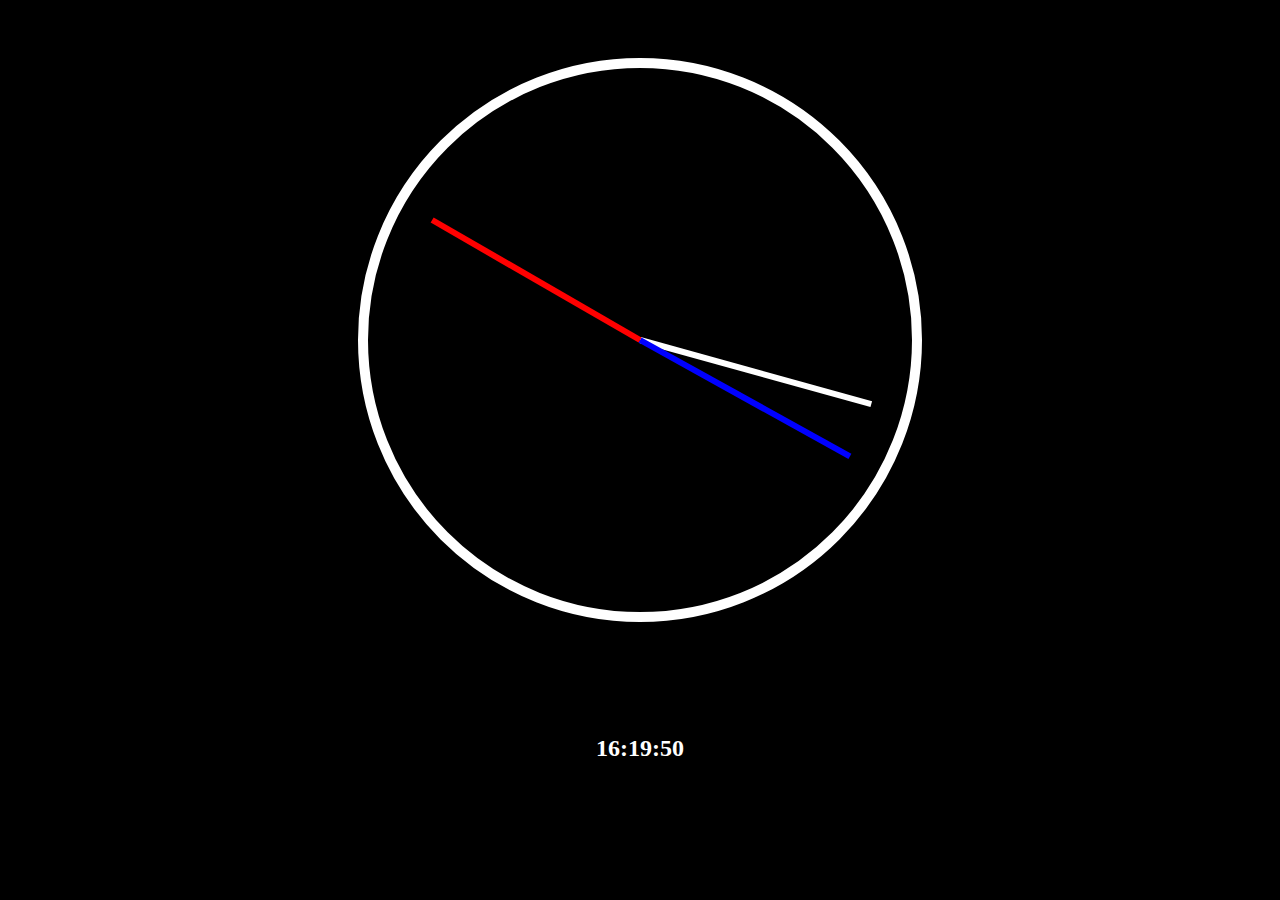
<file: ep 2/index.html>
<!DOCTYPE html>
<html lang="en">

<head>
    <meta charset="UTF-8">
    <meta http-equiv="X-UA-Compatible" content="IE=edge">
    <meta name="viewport" content="width=device-width, initial-scale=1.0">
    <title>Document</title>
    <link rel="stylesheet" href="style.css">
</head>

<body>
    <div class="clock-wrapper">
        <div class="clock-face">
            <div class="hand hour"></div>
            <div class="hand minute"></div>
            <div class="hand second"></div>
        </div>
    </div>
    <div class="time-text">
        <div class="hourText"></div>
        <span>:</span>
        <div class="minuteText"></div>
        <span>:</span>
        <div class="secondText"></div>
    </div>
    <script src="index.js"></script>
</body>

</html>
</file>
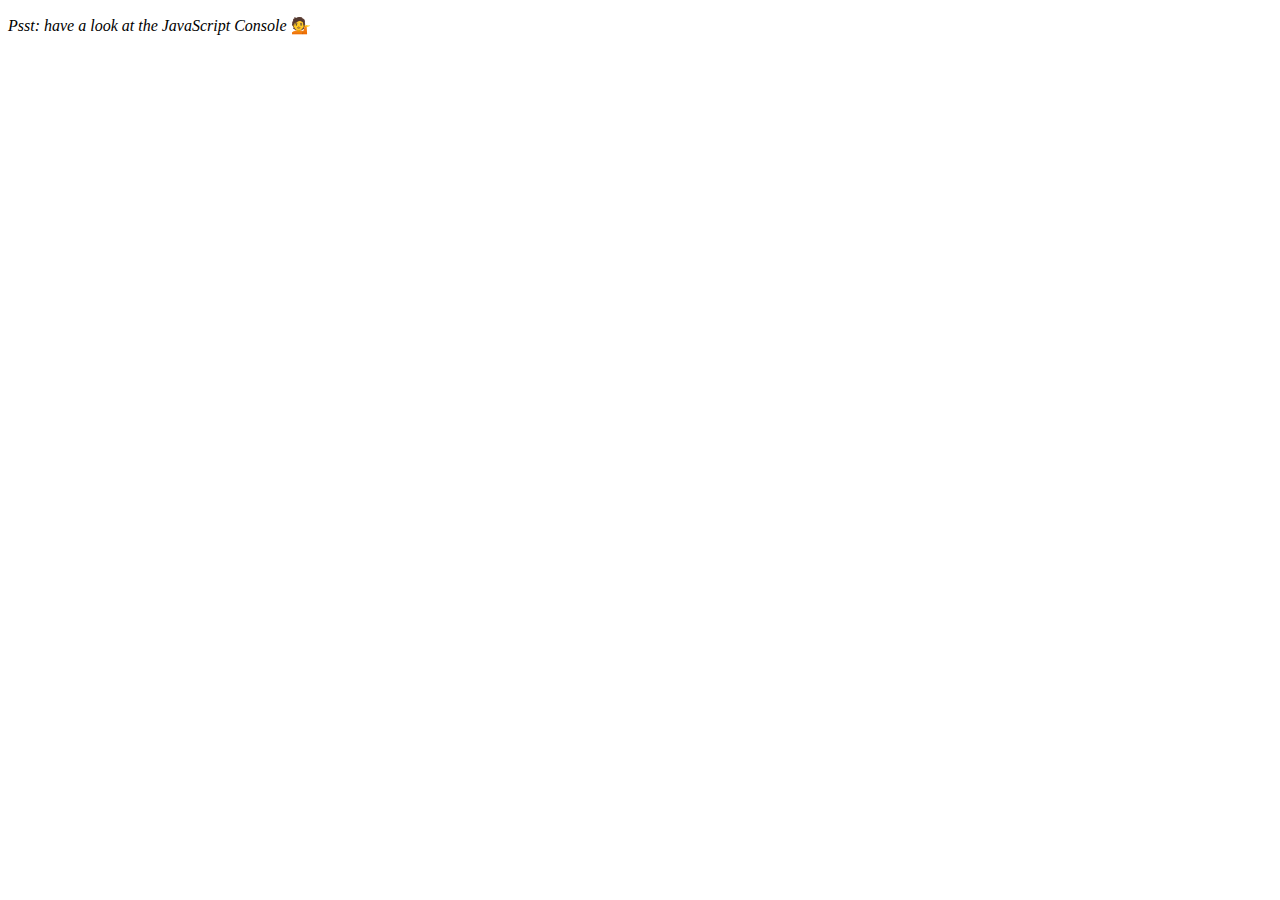
<file: ep 4/index.html>
<!DOCTYPE html>
<html lang="en">

<head>
    <meta charset="UTF-8">
    <title>Array Cardio 💪</title>
</head>

<body>
    <p><em>Psst: have a look at the JavaScript Console</em> 💁</p>
    <script>
        // Get your shorts on - this is an array workout!
        // ## Array Cardio Day 1

        // Some data we can work with

        const inventors = [
            { first: 'Albert', last: 'Einstein', year: 1879, passed: 1955 },
            { first: 'Isaac', last: 'Newton', year: 1643, passed: 1727 },
            { first: 'Galileo', last: 'Galilei', year: 1564, passed: 1642 },
            { first: 'Marie', last: 'Curie', year: 1867, passed: 1934 },
            { first: 'Johannes', last: 'Kepler', year: 1571, passed: 1630 },
            { first: 'Nicolaus', last: 'Copernicus', year: 1473, passed: 1543 },
            { first: 'Max', last: 'Planck', year: 1858, passed: 1947 },
            { first: 'Katherine', last: 'Blodgett', year: 1898, passed: 1979 },
            { first: 'Ada', last: 'Lovelace', year: 1815, passed: 1852 },
            { first: 'Sarah E.', last: 'Goode', year: 1855, passed: 1905 },
            { first: 'Lise', last: 'Meitner', year: 1878, passed: 1968 },
            { first: 'Hanna', last: 'Hammarström', year: 1829, passed: 1909 }
        ];

        const people = [
            'Bernhard, Sandra', 'Bethea, Erin', 'Becker, Carl', 'Bentsen, Lloyd', 'Beckett, Samuel', 'Blake, William', 'Berger, Ric', 'Beddoes, Mick', 'Beethoven, Ludwig',
            'Belloc, Hilaire', 'Begin, Menachem', 'Bellow, Saul', 'Benchley, Robert', 'Blair, Robert', 'Benenson, Peter', 'Benjamin, Walter', 'Berlin, Irving',
            'Benn, Tony', 'Benson, Leana', 'Bent, Silas', 'Berle, Milton', 'Berry, Halle', 'Biko, Steve', 'Beck, Glenn', 'Bergman, Ingmar', 'Black, Elk', 'Berio, Luciano',
            'Berne, Eric', 'Berra, Yogi', 'Berry, Wendell', 'Bevan, Aneurin', 'Ben-Gurion, David', 'Bevel, Ken', 'Biden, Joseph', 'Bennington, Chester', 'Bierce, Ambrose',
            'Billings, Josh', 'Birrell, Augustine', 'Blair, Tony', 'Beecher, Henry', 'Biondo, Frank'
        ];

        // Array.prototype.filter()
        // 1. Filter the list of inventors for those who were born in the 1500's
        // console.log(inventors.filter(inventor => inventor.year >= 1500 && inventor.year <= 1599));

        // Array.prototype.map()
        // 2. Give us an array of the inventors first and last names
        // console.log(inventors.map(investor => `${investor.first} ${investor.last}`));

        // Array.prototype.sort()
        // 3. Sort the inventors by birthdate, oldest to youngest
        // console.log(inventors.sort((a, b) => (a.year > b.year) ? 1 : -1));

        // Array.prototype.reduce()
        // 4. How many years did all the inventors live all together?
        // console.log(inventors.map(investor => investor.passed - investor.year).reduce((a, b) => a + b));

        // 5. Sort the inventors by years lived
        // console.log(inventors.sort((a, b) => (a.passed - a.year) - (b.passed - b.year)));

        // 6. create a list of Boulevards in Paris that contain 'de' anywhere in the name
        // https://en.wikipedia.org/wiki/Category:Boulevards_in_Paris


        // 7. sort Exercise
        // Sort the people alphabetically by last name
        // console.log(people.sort((a, b) => {
        //     return a.split(', ')[1] > b.split(', ')[1] ? 1 : -1;
        // }));

        // 8. Reduce Exercise
        // Sum up the instances of each of these
        const data = ['car', 'car', 'truck', 'truck', 'bike', 'walk', 'car', 'van', 'bike', 'walk', 'car', 'van', 'car', 'truck'];
        const sum = data.reduce((object, i) => {
            if (!object[i]) {
                object[i] = 0;
            }
            object[i] += 1;
            return object;
        }, {});
        console.log(sum);

    </script>
</body>

</html>
</file>
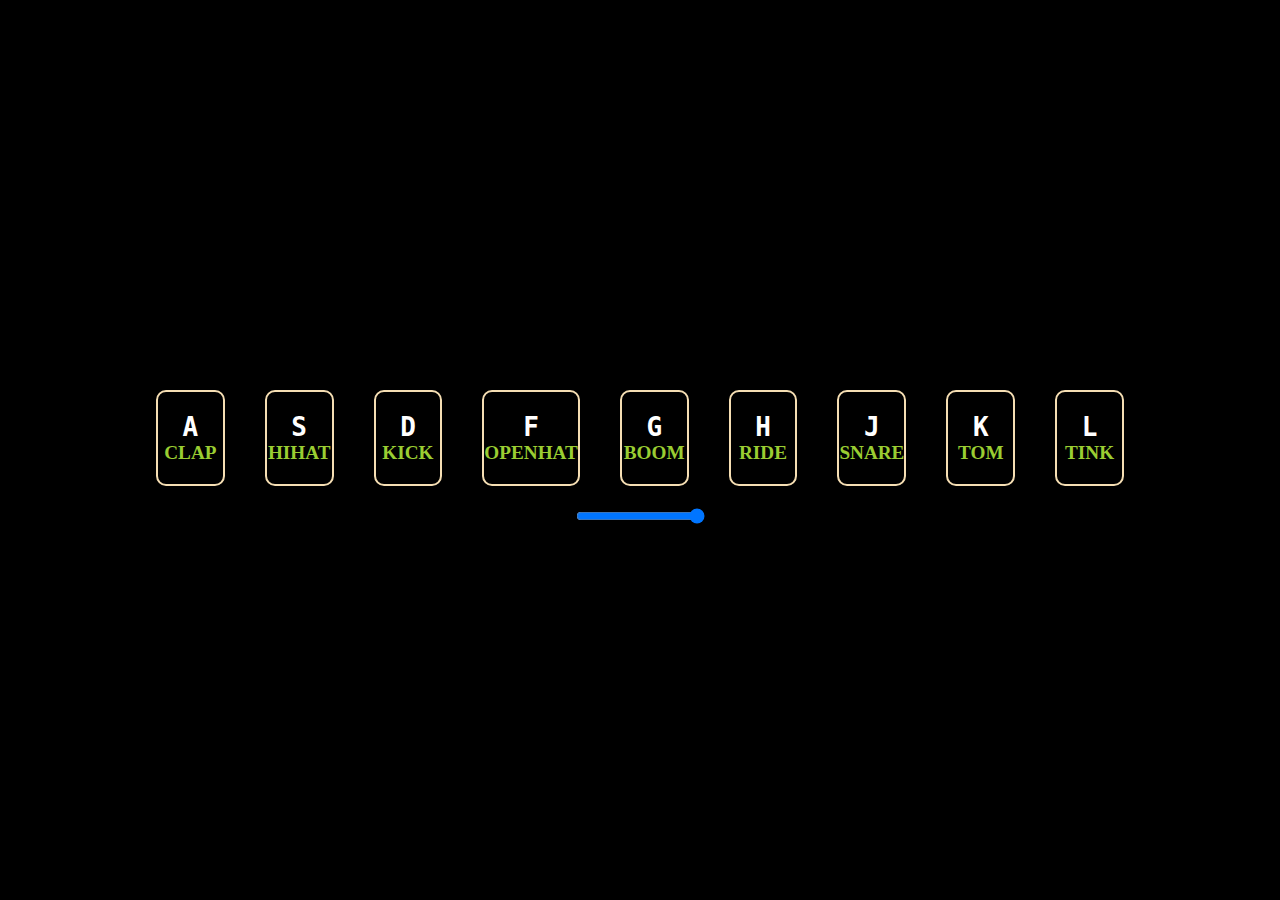
<file: ep1/index.html>
<!DOCTYPE html>
<html lang="en">

<head>
	<meta charset="UTF-8">
	<meta name="viewport" content="width=device-width, initial-scale=1.0">
	<title>Document</title>
	<link rel="stylesheet" href="index.css">
</head>

<body>
	<div class="keys">
		<div data-key="65" class="key">
			<kbd>A</kbd>
			<span class="sound">clap</span>
		</div>
		<div data-key="83" class="key">
			<kbd>S</kbd>
			<span class="sound">hihat</span>
		</div>
		<div data-key="68" class="key">
			<kbd>D</kbd>
			<span class="sound">kick</span>
		</div>
		<div data-key="70" class="key">
			<kbd>F</kbd>
			<span class="sound">openhat</span>
		</div>
		<div data-key="71" class="key">
			<kbd>G</kbd>
			<span class="sound">Boom</span>
		</div>
		<div data-key="72" class="key">
			<kbd>H</kbd>
			<span class="sound">ride</span>
		</div>
		<div data-key="74" class="key">
			<kbd>J</kbd>
			<span class="sound">snare</span>
		</div>
		<div data-key="75" class="key">
			<kbd>K</kbd>
			<span class="sound">tom</span>
		</div>
		<div data-key="76" class="key">
			<kbd>L</kbd>
			<span class="sound">tink</span>
		</div>
	</div>
	<div>
		<input type="range" id="volume" min="0" max="10" value="10" />
	</div>

	<audio data-key="65" src="sounds/clap.wav"></audio>
	<audio data-key="83" src="sounds/hihat.wav"></audio>
	<audio data-key="68" src="sounds/kick.wav"></audio>
	<audio data-key="70" src="sounds/openhat.wav"></audio>
	<audio data-key="71" src="sounds/boom.wav"></audio>
	<audio data-key="72" src="sounds/ride.wav"></audio>
	<audio data-key="74" src="sounds/snare.wav"></audio>
	<audio data-key="75" src="sounds/tom.wav"></audio>
	<audio data-key="76" src="sounds/tink.wav"></audio>

	<script>
		let volumeLevel;
		function setVolume(e) {
			volumeLevel = e.target.value;
		}

		function playsound(e) {
			const audio = document.querySelector(`audio[data-key='${e.keyCode}']`);
			const key = document.querySelector(`.key[data-key='${e.keyCode}']`);
			if (!audio) return;
			audio.volume = volumeLevel ? volumeLevel / 10 : 1;
			audio.currentTime = 0;
			audio.play()
			key.classList.add('playing');
		};

		function removeTransition(e) {
			if (e.propertyName !== 'transform') return;
			this.classList.remove('playing')
		}

		const keys = Array.from(document.querySelectorAll('.key'));
		keys.forEach(key => key.addEventListener('transitionend', removeTransition));

		window.addEventListener('keydown', playsound);
		document.querySelector('input[id=volume]').addEventListener('input', setVolume);
	</script>
</body>

</html>
</file>
<file: ep 2/style.css>
html {
    text-align: center;
    background-color: black;
}

body {
    display: flex;
    flex-flow: column;
    flex: 1;
    min-height: 98vh;
    align-items: center;
}

.clock-wrapper {
    width: 30rem;
    height: 30rem;
    border: 10px solid white;
    border-radius: 50%;
    margin: 50px auto;
    position: relative;
    padding: 2rem;
}

.clock-face {
    position: relative;
    width: 100%;
    height: 100%;
    transform: translateY(-3px);
}

.hand {
    width: 50%;
    height: 6px;
    background-color: red;
    position: absolute;
    top: 50%;
    transform-origin: 100%;
    transform: rotate(90deg);
    transition: all 1s;
}

.time-text {
    display: flex;
    margin-top: 5%;
    color: white;
    font-weight: 800;
    font-size: 24px;
}

.clock-face .hour {
    background-color: white !important;
}

.clock-face .minute {
    background-color: blue !important;
}
</file>
<file: ep1/index.css>
body {
	display: flex;
	flex-flow: column;
	height: 98vh;
	padding: 0 10%;
	justify-content: center;
	align-items: center;
	background-color: black;
}

.keys {
	display: flex;
	width: 100%;
	align-items: center;
	justify-content: space-between;
}

.key {
	border: 2px solid wheat;
	border-radius: 10px;
	width: 50%;
	height: auto;
	margin: 20px;
	padding: 20px 0;
	display: flex;
	flex-flow: column;
	justify-content: center;
	transition: all .07s ease;
	align-items: center;
	color: white;
}

.key span {
	font-weight: 600;
	color: yellowgreen;
	font-size: larger;
	text-transform: uppercase;
}

.key kbd {
	font-size: xx-large;
	font-weight: 900;
}

.playing {
  transform: scale(1.1);
  border-color: red;
  box-shadow: 0 0 1rem red;
}
</file>
